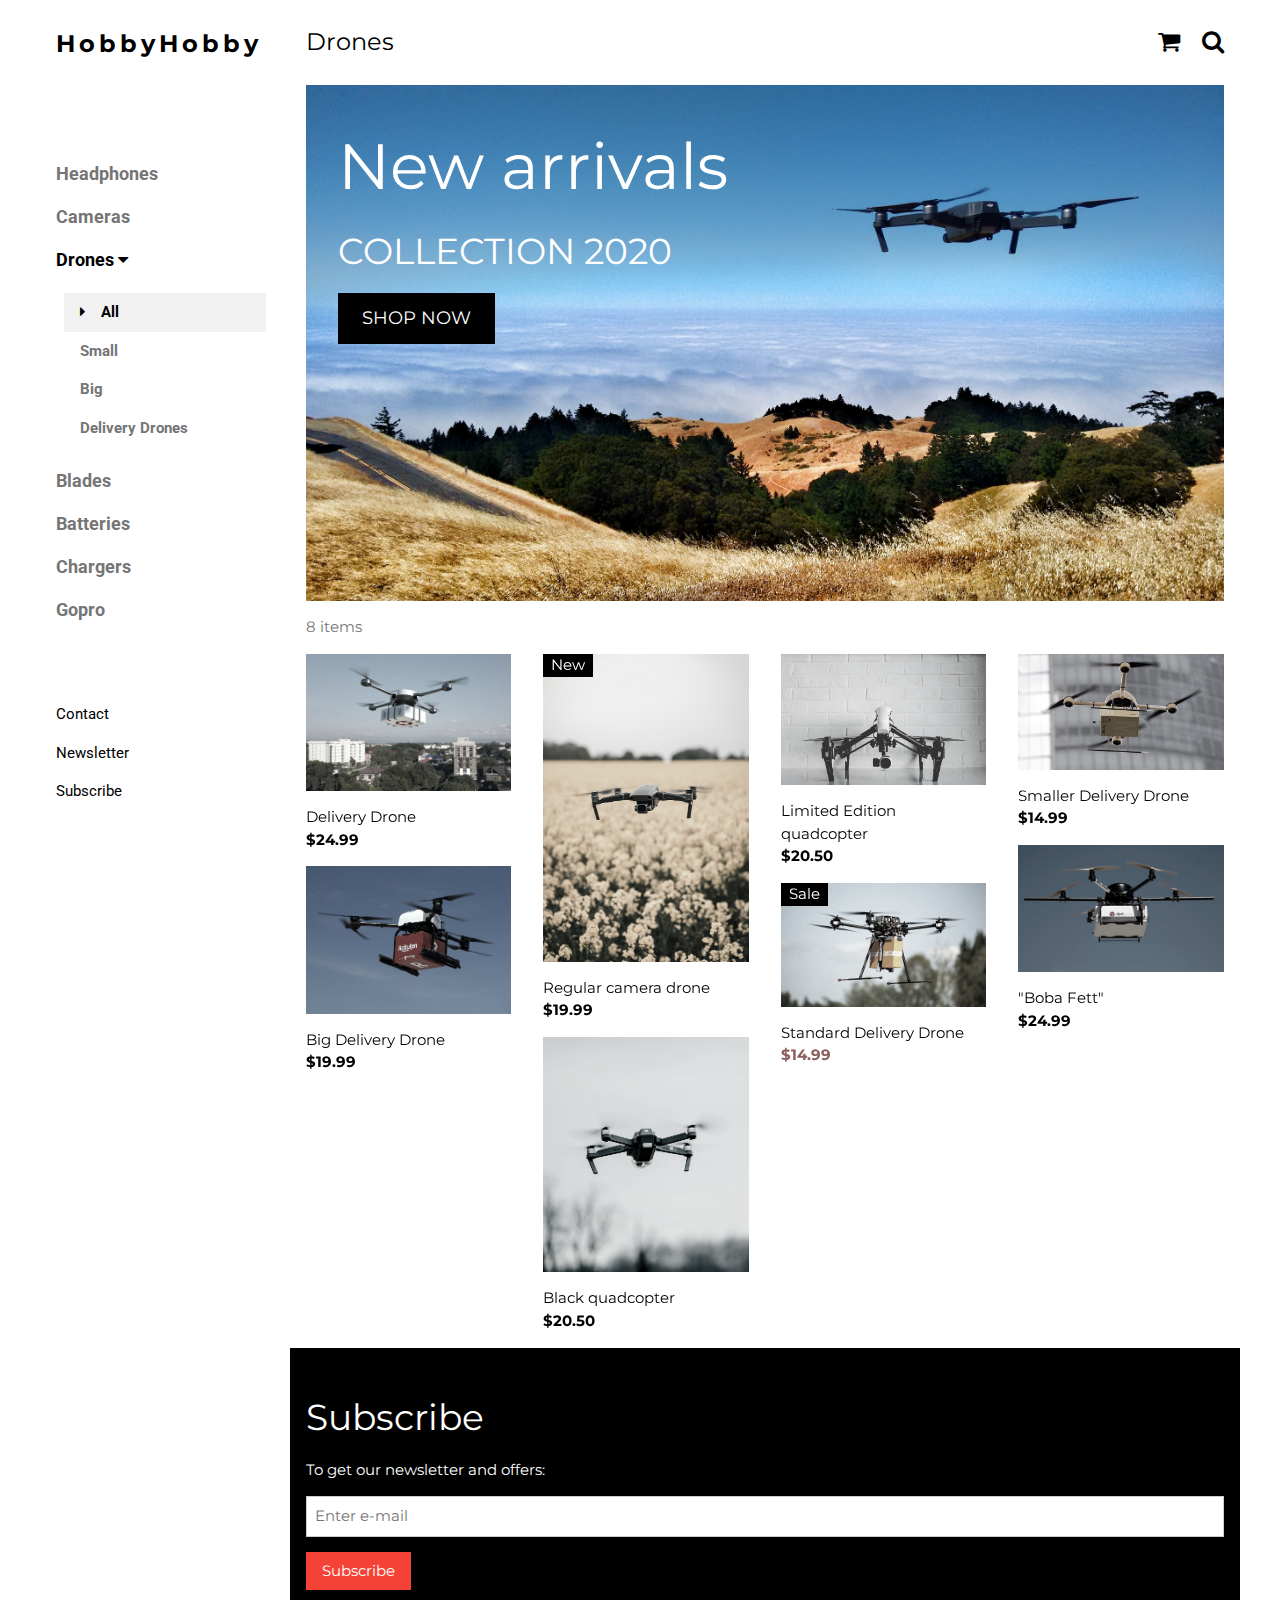
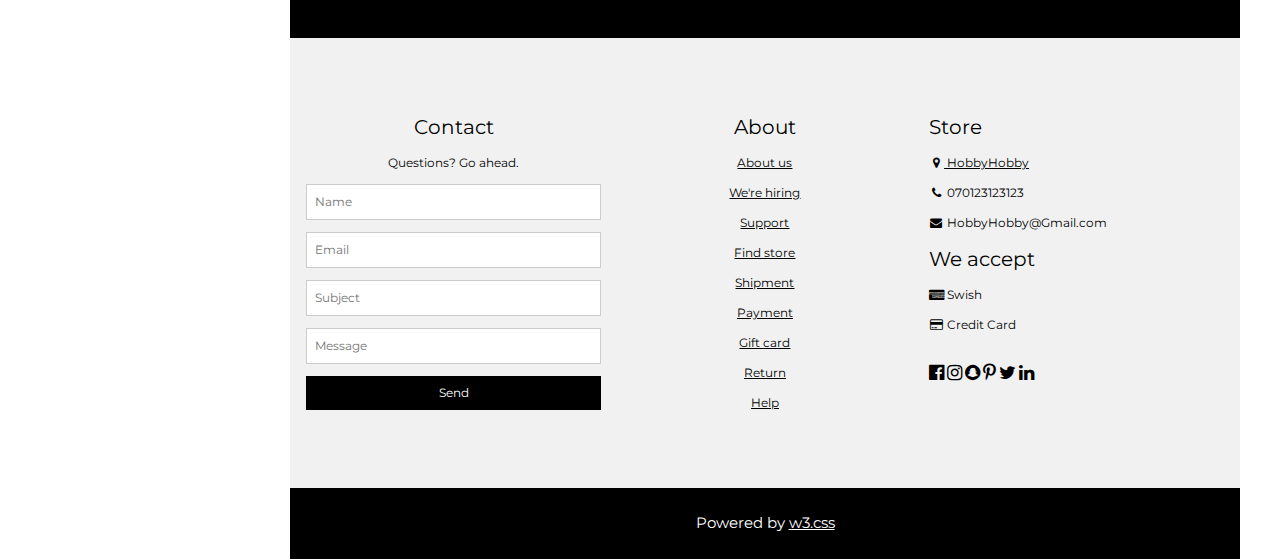
<file: index.html>
<!DOCTYPE html>
<html lang="en">
  <link rel="icon" href="/img/favcon.jpg" type="image/x-icon" />
    <title>HobbyHobby</title>
    <meta charset="UTF-8">
    <meta name="viewport" content="width=device-width, initial-scale=1">
    <link rel="stylesheet" href="https://www.w3schools.com/w3css/4/w3.css">
    <link rel="stylesheet" href="https://fonts.googleapis.com/css?family=Roboto">
    <link rel="stylesheet" href="https://fonts.googleapis.com/css?family=Montserrat">
    <link rel="stylesheet" href="https://cdnjs.cloudflare.com/ajax/libs/font-awesome/4.7.0/css/font-awesome.min.css">
    <style>
    .w3-sidebar a {font-family: "Roboto", sans-serif}
    body,h1,h2,h3,h4,h5,h6,.w3-wide {font-family: "Montserrat", sans-serif;}
    </style>
    <body class="w3-content" style="max-width:1200px">
    
    <!-- Sidebar/menu -->
    <nav class="w3-sidebar w3-bar-block w3-white w3-collapse w3-top" style="z-index:3;width:250px" id="mySidebar">
      <div class="w3-container w3-display-container w3-padding-16">
        <i onclick="w3_close()" class="fa fa-remove w3-hide-large w3-button w3-display-topright"></i>
        <h3 class="w3-wide"><b>HobbyHobby</b></h3>
      </div>
      <div class="w3-padding-64 w3-large w3-text-grey" style="font-weight:bold">
        <a href="#" class="w3-bar-item w3-button">Headphones</a>
        <a href="#" class="w3-bar-item w3-button">Cameras</a>
        <a onclick="myAccFunc()" href="javascript:void(0)" class="w3-button w3-block w3-white w3-left-align" id="myBtn">
          Drones <i class="fa fa-caret-down"></i>
        </a>
        <div id="demoAcc" class="w3-bar-block w3-hide w3-padding-large w3-medium">
          <a href="#" class="w3-bar-item w3-button w3-light-grey"><i class="fa fa-caret-right w3-margin-right"></i>All</a>
          <a href="#" class="w3-bar-item w3-button">Small</a>
          <a href="#" class="w3-bar-item w3-button">Big</a>
          <a href="#" class="w3-bar-item w3-button">Delivery Drones</a>
        </div>
        <a href="#" class="w3-bar-item w3-button">Blades</a>
        <a href="#" class="w3-bar-item w3-button">Batteries</a>
        <a href="#" class="w3-bar-item w3-button">Chargers</a>
        <a href="#" class="w3-bar-item w3-button">Gopro</a>
      </div>
      <a href="#footer" class="w3-bar-item w3-button w3-padding">Contact</a> 
      <a href="javascript:void(0)" class="w3-bar-item w3-button w3-padding" onclick="document.getElementById('newsletter').style.display='block'">Newsletter</a> 
      <a href="#footer"  class="w3-bar-item w3-button w3-padding">Subscribe</a>
    </nav>
    
    <!-- Top menu on small screens -->
    <header class="w3-bar w3-top w3-hide-large w3-black w3-xlarge">
      <div class="w3-bar-item w3-padding-24 w3-wide">HobbyHobby</div>
      <a href="javascript:void(0)" class="w3-bar-item w3-button w3-padding-24 w3-right" onclick="w3_open()"><i class="fa fa-bars"></i></a>
    </header>
    
    <!-- Overlay effect when opening sidebar on small screens -->
    <div class="w3-overlay w3-hide-large" onclick="w3_close()" style="cursor:pointer" title="close side menu" id="myOverlay"></div>
    
    <!-- !PAGE CONTENT! -->
    <div class="w3-main" style="margin-left:250px">
    
      <!-- Push down content on small screens -->
      <div class="w3-hide-large" style="margin-top:83px"></div>
      
      <!-- Top header -->
      <header class="w3-container w3-xlarge">
        <p class="w3-left">Drones</p>
        <p class="w3-right">
          <i class="fa fa-shopping-cart w3-margin-right"></i>
          <i class="fa fa-search"></i>
        </p>
      </header>
    
      <!-- Image header -->
      <div class="w3-display-container w3-container">
        <img src="/img/photo-1520870121499-7dddb6ccbcde.jpg" alt="Jeans" style="width:100%">
        <div class="w3-display-topleft w3-text-white" style="padding:24px 48px">
          <h1 class="w3-jumbo w3-hide-small">New arrivals</h1>
          <h1 class="w3-hide-large w3-hide-medium">New arrivals</h1>
          <h1 class="w3-hide-small">COLLECTION 2020</h1>
          <p><a href="#Drones" class="w3-button w3-black w3-padding-large w3-large">SHOP NOW</a></p>
        </div>
      </div>
    
      <div class="w3-container w3-text-grey" id="Drones">
        <p>8 items</p>
      </div>
    
      <!-- Product grid -->
      <div class="w3-row w3-grayscale">
        <div class="w3-col l3 s6">
          <div class="w3-container">
            <img src="/img/Drönare kors.jpg" style="width:100%">
            <p>Delivery Drone<br><b>$24.99</b></p>
          </div>
          <div class="w3-container">
            <img src="/img/Drönare paket.jpg" style="width:100%">
            <div class="w3-display-middle w3-display-hover">
                <button class="w3-button w3-black">Buy now <i class="fa fa-shopping-cart"></i></button>
              </div>
            <p>Big Delivery Drone<br><b>$19.99</b></p>
          </div>
        </div>
    
        <div class="w3-col l3 s6">
          <div class="w3-container">
            <div class="w3-display-container">
              <img src="/img/Drönare.jpg" style="width:100%">
              <span class="w3-tag w3-display-topleft">New</span>
              <div class="w3-display-middle w3-display-hover">
                <button class="w3-button w3-black">Buy now <i class="fa fa-shopping-cart"></i></button>
              </div>
            </div>
            <p>Regular camera drone<br><b>$19.99</b></p>
          </div>
          <div class="w3-container">
            <img src="/img/Drönare 5.jpg" style="width:100%">
            <p>Black quadcopter<br><b>$20.50</b></p>
          </div>
        </div>
    
        <div class="w3-col l3 s6">
          <div class="w3-container">
            <img src="/img/Drönare står.jpg" style="width:100%">
            <p>Limited Edition quadcopter<br><b>$20.50</b></p>
          </div>
          <div class="w3-container">
            <div class="w3-display-container">
              <img src="/img/cargo-drone-battery-Intelligent-flight-battery.jpg" style="width:100%">
              <span class="w3-tag w3-display-topleft">Sale</span>
              <div class="w3-display-middle w3-display-hover">
                <button class="w3-button w3-black">Buy now <i class="fa fa-shopping-cart"></i></button>
              </div>
            </div>
            <p>Standard Delivery Drone<br><b class="w3-text-red">$14.99</b></p>
          </div>
        </div>
    
        <div class="w3-col l3 s6">
          <div class="w3-container">
            <img src="/img/Drönar DHL.jpg" style="width:100%">
            <p>Smaller Delivery Drone<br><b>$14.99</b></p>
          </div>
          <div class="w3-container">
            <img src="/img/Drönare sista.jpg" style="width:100%">
            <p>"Boba Fett"<br><b>$24.99</b></p>
          </div>
        </div>
      </div>
    
      <!-- Subscribe section -->
      <div class="w3-container w3-black w3-padding-32">
        <h1>Subscribe</h1>
        <p>To get our newsletter and offers:</p>
        <p><input class="w3-input w3-border" type="text" placeholder="Enter e-mail" style="width:100%"></p>
        <button type="button" class="w3-button w3-red w3-margin-bottom">Subscribe</button>
      </div>
      
      <!-- Footer -->
      <footer class="w3-padding-64 w3-light-grey w3-small w3-center" id="footer">
        <div class="w3-row-padding">
          <div class="w3-col s4">
            <h4>Contact</h4>
            <p>Questions? Go ahead.</p>
            <form action="/action_page.php" target="_blank">
              <p><input class="w3-input w3-border" type="text" placeholder="Name" name="Name" required></p>
              <p><input class="w3-input w3-border" type="text" placeholder="Email" name="Email" required></p>
              <p><input class="w3-input w3-border" type="text" placeholder="Subject" name="Subject" required></p>
              <p><input class="w3-input w3-border" type="text" placeholder="Message" name="Message" required></p>
              <button type="submit" class="w3-button w3-block w3-black">Send</button>
            </form>
          </div>
    
          <div class="w3-col s4">
            <h4>About</h4>
            <p><a href="#">About us</a></p>
            <p><a href="#">We're hiring</a></p>
            <p><a href="#">Support</a></p>
            <p><a href="#">Find store</a></p>
            <p><a href="#">Shipment</a></p>
            <p><a href="#">Payment</a></p>
            <p><a href="#">Gift card</a></p>
            <p><a href="#">Return</a></p>
            <p><a href="#">Help</a></p>
          </div>
    
          <div class="w3-col s4 w3-justify">
            <h4>Store</h4>
            <a href="https://www.google.se/maps/place/G%C3%B6teborg/@57.700992,11.8938365,10z/data=!3m1!4b1!4m5!3m4!1s0x464f8e67966c073f:0x4019078290e7c40!8m2!3d57.7089162!4d11.974411"target=_blank><p><i class="fa fa-fw fa-map-marker"></i> HobbyHobby</p></a>
            <p><i class="fa fa-fw fa-phone"></i> 070123123123</p>
            <p><i class="fa fa-fw fa-envelope"></i> HobbyHobby@Gmail.com</p>
            <h4>We accept</h4>
            <p><i class="fa fa-fw fa-cc-amex"></i> Swish</p>
            <p><i class="fa fa-fw fa-credit-card"></i> Credit Card</p>
            <br>
            <a href ="https://www.facebook.com" target=_blank><i class="fa fa-facebook-official w3-hover-opacity w3-large"></a></i>
            <a href ="https://www.Instagram.com" target=_blank><i class="fa fa-instagram w3-hover-opacity w3-large"></a></i>
            <a href ="https://www.Snapchat.com" target=_blank><i class="fa fa-snapchat w3-hover-opacity w3-large"></a></i>
            <a href ="https://www.pinterest.se" target=_blank><i class="fa fa-pinterest-p w3-hover-opacity w3-large"></a></i>
            <a href ="https://www.Twitter.com" target=_blank><i class="fa fa-twitter w3-hover-opacity w3-large"></a></i>
            <a href ="https://www.linkedin.com" target=_blank><i class="fa fa-linkedin w3-hover-opacity w3-large"></a></i>
          </div>
        </div>
      </footer>
    
      <div class="w3-black w3-center w3-padding-24">Powered by <a href="https://www.w3schools.com/w3css/default.asp" title="W3.CSS" target="_blank" class="w3-hover-opacity">w3.css</a></div>
    
      <!-- End page content -->
    </div>
    
    <!-- Newsletter Modal -->
    <div id="newsletter" class="w3-modal">
      <div class="w3-modal-content w3-animate-zoom" style="padding:32px">
        <div class="w3-container w3-white w3-center">
          <i onclick="document.getElementById('newsletter').style.display='none'" class="fa fa-remove w3-right w3-button w3-transparent w3-xxlarge"></i>
          <h2 class="w3-wide">NEWSLETTER</h2>
          <p>Join our mailing list to receive updates on new arrivals and special offers.</p>
          <p><input class="w3-input w3-border" type="text" placeholder="Enter e-mail"></p>
          <button type="button" class="w3-button w3-padding-large w3-red w3-margin-bottom" onclick="document.getElementById('newsletter').style.display='none'">Subscribe</button>
        </div>
      </div>
    </div>
    
    <script>
    // Accordion 
    function myAccFunc() {
      var x = document.getElementById("demoAcc");
      if (x.className.indexOf("w3-show") == -1) {
        x.className += " w3-show";
      } else {
        x.className = x.className.replace(" w3-show", "");
      }
    }
    
    // Click on the "Jeans" link on page load to open the accordion for demo purposes
    document.getElementById("myBtn").click();
    
    
    // Open and close sidebar
    function w3_open() {
      document.getElementById("mySidebar").style.display = "block";
      document.getElementById("myOverlay").style.display = "block";
    }
     
    function w3_close() {
      document.getElementById("mySidebar").style.display = "none";
      document.getElementById("myOverlay").style.display = "none";
    }
    </script>
    
    </body>
    </html>
</file>
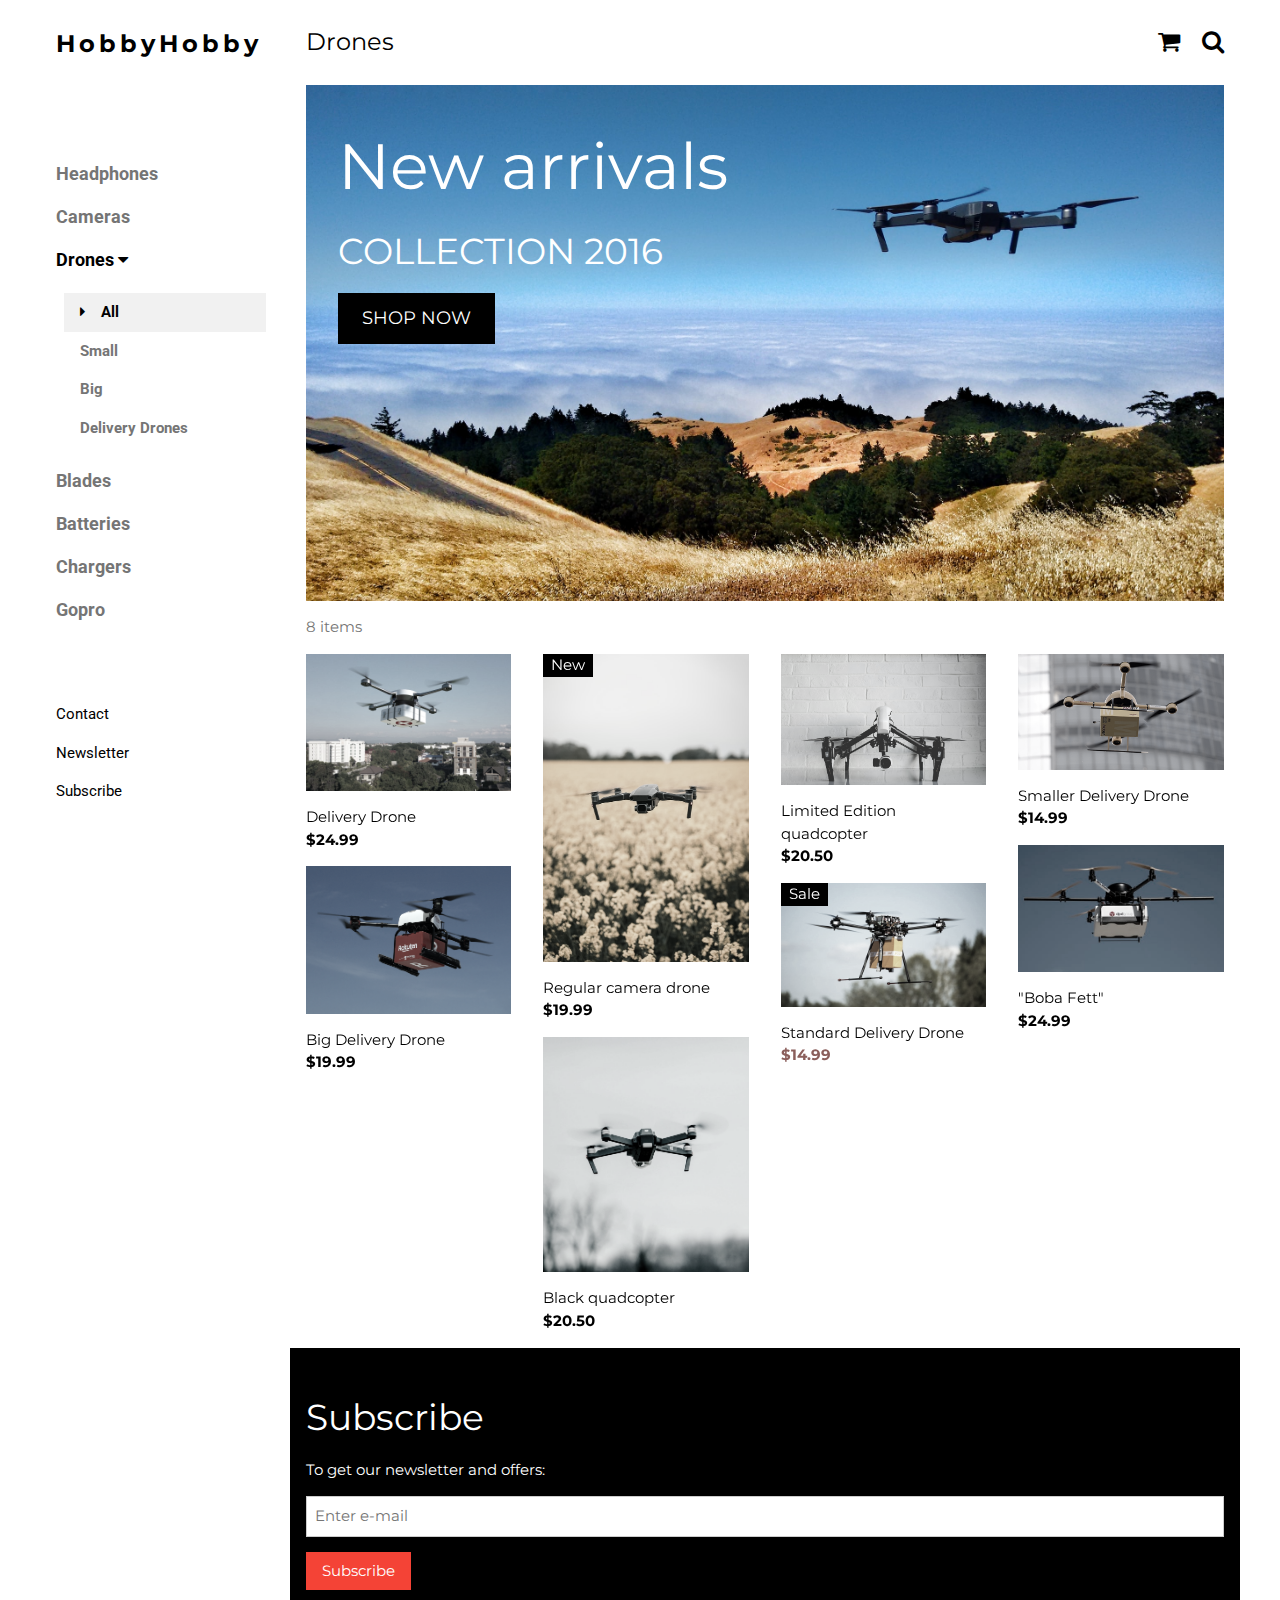
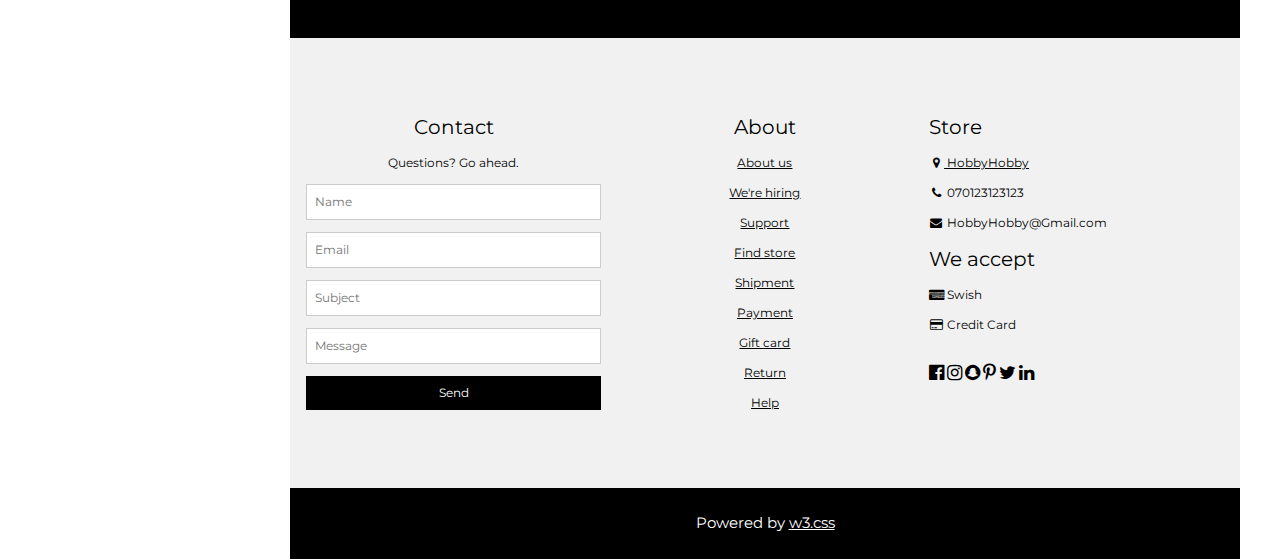
<file: Framsida.html>
<!DOCTYPE html>
<html lang="en">
    <title>HobbyHobby</title>
    <meta charset="UTF-8">
    <meta name="viewport" content="width=device-width, initial-scale=1">
    <link rel="stylesheet" href="https://www.w3schools.com/w3css/4/w3.css">
    <link rel="stylesheet" href="https://fonts.googleapis.com/css?family=Roboto">
    <link rel="stylesheet" href="https://fonts.googleapis.com/css?family=Montserrat">
    <link rel="stylesheet" href="https://cdnjs.cloudflare.com/ajax/libs/font-awesome/4.7.0/css/font-awesome.min.css">
    <style>
    .w3-sidebar a {font-family: "Roboto", sans-serif}
    body,h1,h2,h3,h4,h5,h6,.w3-wide {font-family: "Montserrat", sans-serif;}
    </style>
    <body class="w3-content" style="max-width:1200px">
    
    <!-- Sidebar/menu -->
    <nav class="w3-sidebar w3-bar-block w3-white w3-collapse w3-top" style="z-index:3;width:250px" id="mySidebar">
      <div class="w3-container w3-display-container w3-padding-16">
        <i onclick="w3_close()" class="fa fa-remove w3-hide-large w3-button w3-display-topright"></i>
        <h3 class="w3-wide"><b>HobbyHobby</b></h3>
      </div>
      <div class="w3-padding-64 w3-large w3-text-grey" style="font-weight:bold">
        <a href="#" class="w3-bar-item w3-button">Headphones</a>
        <a href="#" class="w3-bar-item w3-button">Cameras</a>
        <a onclick="myAccFunc()" href="javascript:void(0)" class="w3-button w3-block w3-white w3-left-align" id="myBtn">
          Drones <i class="fa fa-caret-down"></i>
        </a>
        <div id="demoAcc" class="w3-bar-block w3-hide w3-padding-large w3-medium">
          <a href="#" class="w3-bar-item w3-button w3-light-grey"><i class="fa fa-caret-right w3-margin-right"></i>All</a>
          <a href="#" class="w3-bar-item w3-button">Small</a>
          <a href="#" class="w3-bar-item w3-button">Big</a>
          <a href="#" class="w3-bar-item w3-button">Delivery Drones</a>
        </div>
        <a href="#" class="w3-bar-item w3-button">Blades</a>
        <a href="#" class="w3-bar-item w3-button">Batteries</a>
        <a href="#" class="w3-bar-item w3-button">Chargers</a>
        <a href="#" class="w3-bar-item w3-button">Gopro</a>
      </div>
      <a href="#footer" class="w3-bar-item w3-button w3-padding">Contact</a> 
      <a href="javascript:void(0)" class="w3-bar-item w3-button w3-padding" onclick="document.getElementById('newsletter').style.display='block'">Newsletter</a> 
      <a href="#footer"  class="w3-bar-item w3-button w3-padding">Subscribe</a>
    </nav>
    
    <!-- Top menu on small screens -->
    <header class="w3-bar w3-top w3-hide-large w3-black w3-xlarge">
      <div class="w3-bar-item w3-padding-24 w3-wide">HobbyHobby</div>
      <a href="javascript:void(0)" class="w3-bar-item w3-button w3-padding-24 w3-right" onclick="w3_open()"><i class="fa fa-bars"></i></a>
    </header>
    
    <!-- Overlay effect when opening sidebar on small screens -->
    <div class="w3-overlay w3-hide-large" onclick="w3_close()" style="cursor:pointer" title="close side menu" id="myOverlay"></div>
    
    <!-- !PAGE CONTENT! -->
    <div class="w3-main" style="margin-left:250px">
    
      <!-- Push down content on small screens -->
      <div class="w3-hide-large" style="margin-top:83px"></div>
      
      <!-- Top header -->
      <header class="w3-container w3-xlarge">
        <p class="w3-left">Drones</p>
        <p class="w3-right">
          <i class="fa fa-shopping-cart w3-margin-right"></i>
          <i class="fa fa-search"></i>
        </p>
      </header>
    
      <!-- Image header -->
      <div class="w3-display-container w3-container">
        <img src="/img/photo-1520870121499-7dddb6ccbcde.jpg" alt="Jeans" style="width:100%">
        <div class="w3-display-topleft w3-text-white" style="padding:24px 48px">
          <h1 class="w3-jumbo w3-hide-small">New arrivals</h1>
          <h1 class="w3-hide-large w3-hide-medium">New arrivals</h1>
          <h1 class="w3-hide-small">COLLECTION 2016</h1>
          <p><a href="#jeans" class="w3-button w3-black w3-padding-large w3-large">SHOP NOW</a></p>
        </div>
      </div>
    
      <div class="w3-container w3-text-grey" id="jeans">
        <p>8 items</p>
      </div>
    
      <!-- Product grid -->
      <div class="w3-row w3-grayscale">
        <div class="w3-col l3 s6">
          <div class="w3-container">
            <img src="/img/Drönare kors.jpg" style="width:100%">
            <p>Delivery Drone<br><b>$24.99</b></p>
          </div>
          <div class="w3-container">
            <img src="/img/Drönare paket.jpg" style="width:100%">
            <p>Big Delivery Drone<br><b>$19.99</b></p>
          </div>
        </div>
    
        <div class="w3-col l3 s6">
          <div class="w3-container">
            <div class="w3-display-container">
              <img src="/img/Drönare.jpg" style="width:100%">
              <span class="w3-tag w3-display-topleft">New</span>
              <div class="w3-display-middle w3-display-hover">
                <button class="w3-button w3-black">Buy now <i class="fa fa-shopping-cart"></i></button>
              </div>
            </div>
            <p>Regular camera drone<br><b>$19.99</b></p>
          </div>
          <div class="w3-container">
            <img src="/img/Drönare 5.jpg" style="width:100%">
            <p>Black quadcopter<br><b>$20.50</b></p>
          </div>
        </div>
    
        <div class="w3-col l3 s6">
          <div class="w3-container">
            <img src="/img/Drönare står.jpg" style="width:100%">
            <p>Limited Edition quadcopter<br><b>$20.50</b></p>
          </div>
          <div class="w3-container">
            <div class="w3-display-container">
              <img src="/img/cargo-drone-battery-Intelligent-flight-battery.jpg" style="width:100%">
              <span class="w3-tag w3-display-topleft">Sale</span>
              <div class="w3-display-middle w3-display-hover">
                <button class="w3-button w3-black">Buy now <i class="fa fa-shopping-cart"></i></button>
              </div>
            </div>
            <p>Standard Delivery Drone<br><b class="w3-text-red">$14.99</b></p>
          </div>
        </div>
    
        <div class="w3-col l3 s6">
          <div class="w3-container">
            <img src="/img/Drönar DHL.jpg" style="width:100%">
            <p>Smaller Delivery Drone<br><b>$14.99</b></p>
          </div>
          <div class="w3-container">
            <img src="/img/Drönare sista.jpg" style="width:100%">
            <p>"Boba Fett"<br><b>$24.99</b></p>
          </div>
        </div>
      </div>
    
      <!-- Subscribe section -->
      <div class="w3-container w3-black w3-padding-32">
        <h1>Subscribe</h1>
        <p>To get our newsletter and offers:</p>
        <p><input class="w3-input w3-border" type="text" placeholder="Enter e-mail" style="width:100%"></p>
        <button type="button" class="w3-button w3-red w3-margin-bottom">Subscribe</button>
      </div>
      
      <!-- Footer -->
      <footer class="w3-padding-64 w3-light-grey w3-small w3-center" id="footer">
        <div class="w3-row-padding">
          <div class="w3-col s4">
            <h4>Contact</h4>
            <p>Questions? Go ahead.</p>
            <form action="/action_page.php" target="_blank">
              <p><input class="w3-input w3-border" type="text" placeholder="Name" name="Name" required></p>
              <p><input class="w3-input w3-border" type="text" placeholder="Email" name="Email" required></p>
              <p><input class="w3-input w3-border" type="text" placeholder="Subject" name="Subject" required></p>
              <p><input class="w3-input w3-border" type="text" placeholder="Message" name="Message" required></p>
              <button type="submit" class="w3-button w3-block w3-black">Send</button>
            </form>
          </div>
    
          <div class="w3-col s4">
            <h4>About</h4>
            <p><a href="#">About us</a></p>
            <p><a href="#">We're hiring</a></p>
            <p><a href="#">Support</a></p>
            <p><a href="#">Find store</a></p>
            <p><a href="#">Shipment</a></p>
            <p><a href="#">Payment</a></p>
            <p><a href="#">Gift card</a></p>
            <p><a href="#">Return</a></p>
            <p><a href="#">Help</a></p>
          </div>
    
          <div class="w3-col s4 w3-justify">
            <h4>Store</h4>
            <a href="https://www.google.se/maps/place/G%C3%B6teborg/@57.700992,11.8938365,10z/data=!3m1!4b1!4m5!3m4!1s0x464f8e67966c073f:0x4019078290e7c40!8m2!3d57.7089162!4d11.974411"target=_blank><p><i class="fa fa-fw fa-map-marker"></i> HobbyHobby</p></a>
            <p><i class="fa fa-fw fa-phone"></i> 070123123123</p>
            <p><i class="fa fa-fw fa-envelope"></i> HobbyHobby@Gmail.com</p>
            <h4>We accept</h4>
            <p><i class="fa fa-fw fa-cc-amex"></i> Swish</p>
            <p><i class="fa fa-fw fa-credit-card"></i> Credit Card</p>
            <br>
            <a href ="https://www.facebook.com" target=_blank><i class="fa fa-facebook-official w3-hover-opacity w3-large"></a></i>
            <a href ="https://www.Instagram.com" target=_blank><i class="fa fa-instagram w3-hover-opacity w3-large"></a></i>
            <a href ="https://www.Snapchat.com" target=_blank><i class="fa fa-snapchat w3-hover-opacity w3-large"></a></i>
            <a href ="https://www.pinterest.se" target=_blank><i class="fa fa-pinterest-p w3-hover-opacity w3-large"></a></i>
            <a href ="https://www.Twitter.com" target=_blank><i class="fa fa-twitter w3-hover-opacity w3-large"></a></i>
            <a href ="https://www.linkedin.com" target=_blank><i class="fa fa-linkedin w3-hover-opacity w3-large"></a></i>
          </div>
        </div>
      </footer>
    
      <div class="w3-black w3-center w3-padding-24">Powered by <a href="https://www.w3schools.com/w3css/default.asp" title="W3.CSS" target="_blank" class="w3-hover-opacity">w3.css</a></div>
    
      <!-- End page content -->
    </div>
    
    <!-- Newsletter Modal -->
    <div id="newsletter" class="w3-modal">
      <div class="w3-modal-content w3-animate-zoom" style="padding:32px">
        <div class="w3-container w3-white w3-center">
          <i onclick="document.getElementById('newsletter').style.display='none'" class="fa fa-remove w3-right w3-button w3-transparent w3-xxlarge"></i>
          <h2 class="w3-wide">NEWSLETTER</h2>
          <p>Join our mailing list to receive updates on new arrivals and special offers.</p>
          <p><input class="w3-input w3-border" type="text" placeholder="Enter e-mail"></p>
          <button type="button" class="w3-button w3-padding-large w3-red w3-margin-bottom" onclick="document.getElementById('newsletter').style.display='none'">Subscribe</button>
        </div>
      </div>
    </div>
    
    <script>
    // Accordion 
    function myAccFunc() {
      var x = document.getElementById("demoAcc");
      if (x.className.indexOf("w3-show") == -1) {
        x.className += " w3-show";
      } else {
        x.className = x.className.replace(" w3-show", "");
      }
    }
    
    // Click on the "Jeans" link on page load to open the accordion for demo purposes
    document.getElementById("myBtn").click();
    
    
    // Open and close sidebar
    function w3_open() {
      document.getElementById("mySidebar").style.display = "block";
      document.getElementById("myOverlay").style.display = "block";
    }
     
    function w3_close() {
      document.getElementById("mySidebar").style.display = "none";
      document.getElementById("myOverlay").style.display = "none";
    }
    </script>
    
    </body>
    </html>
</file>
